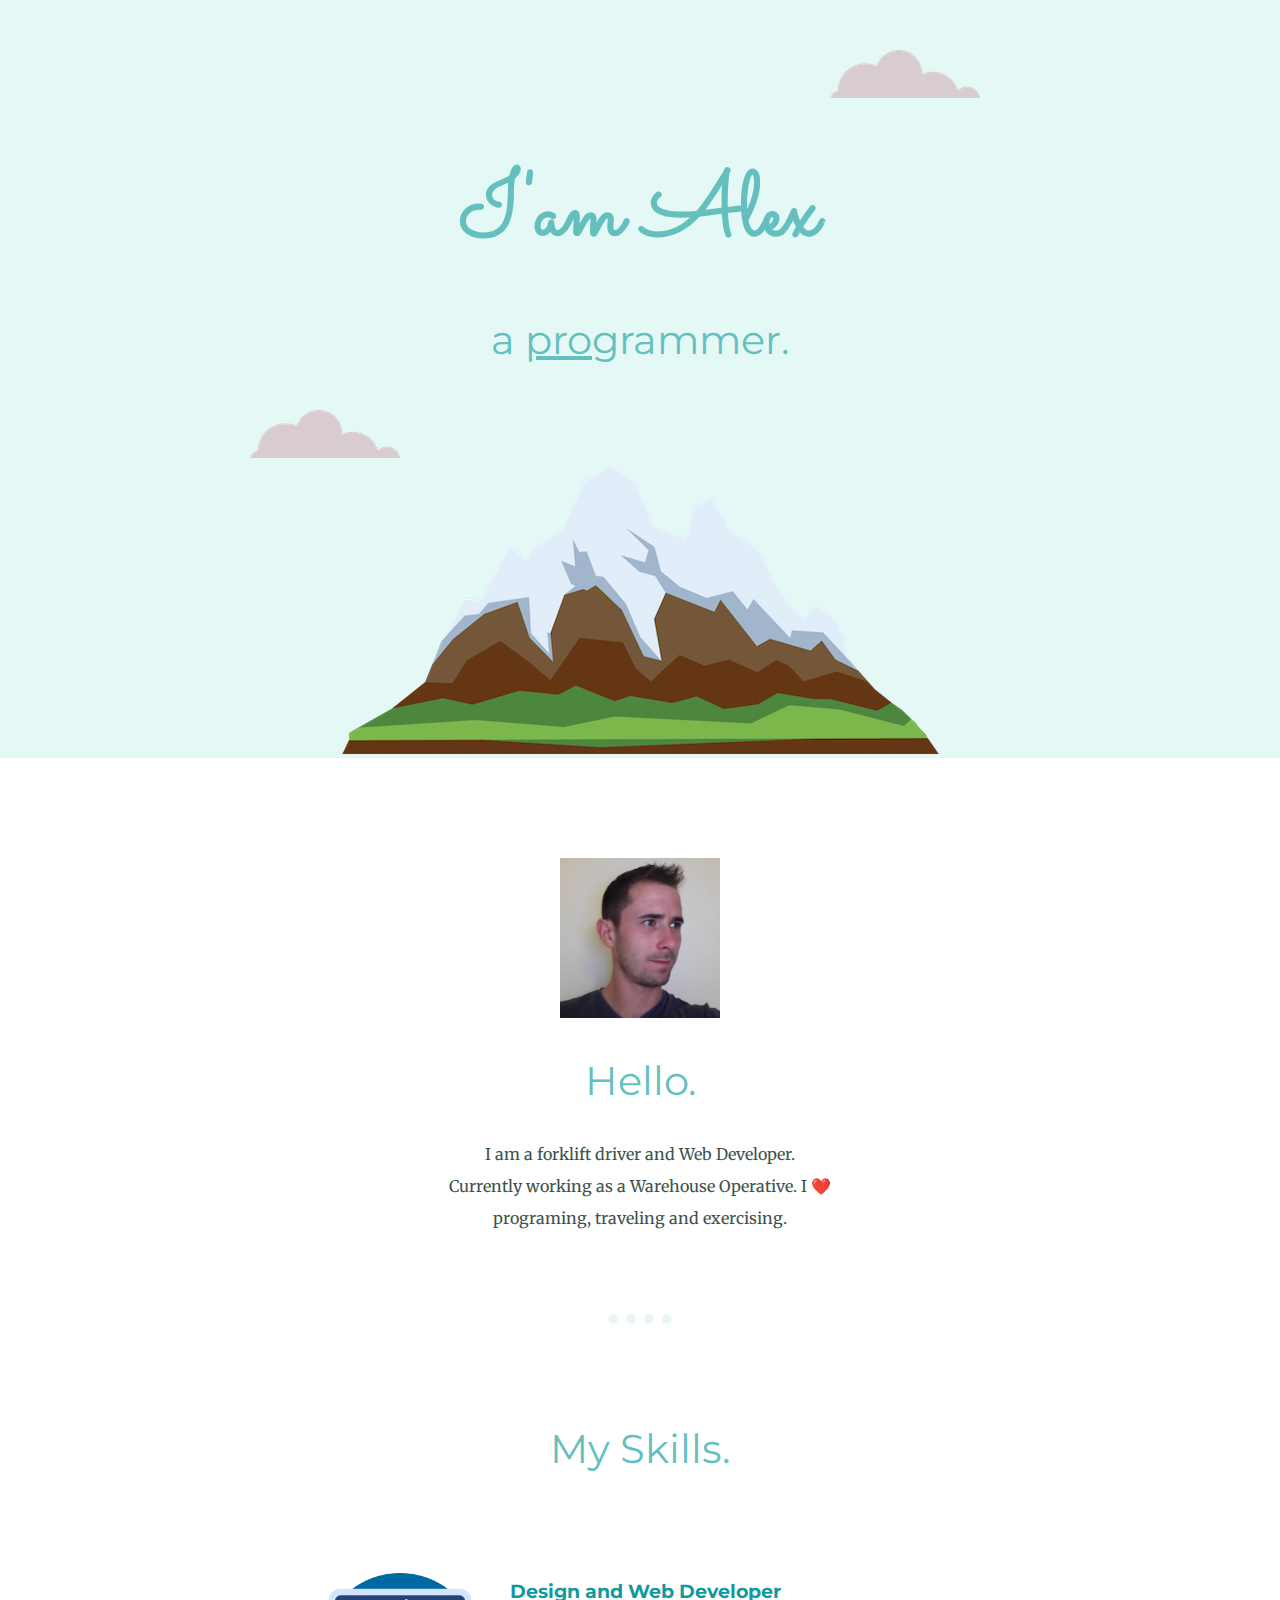
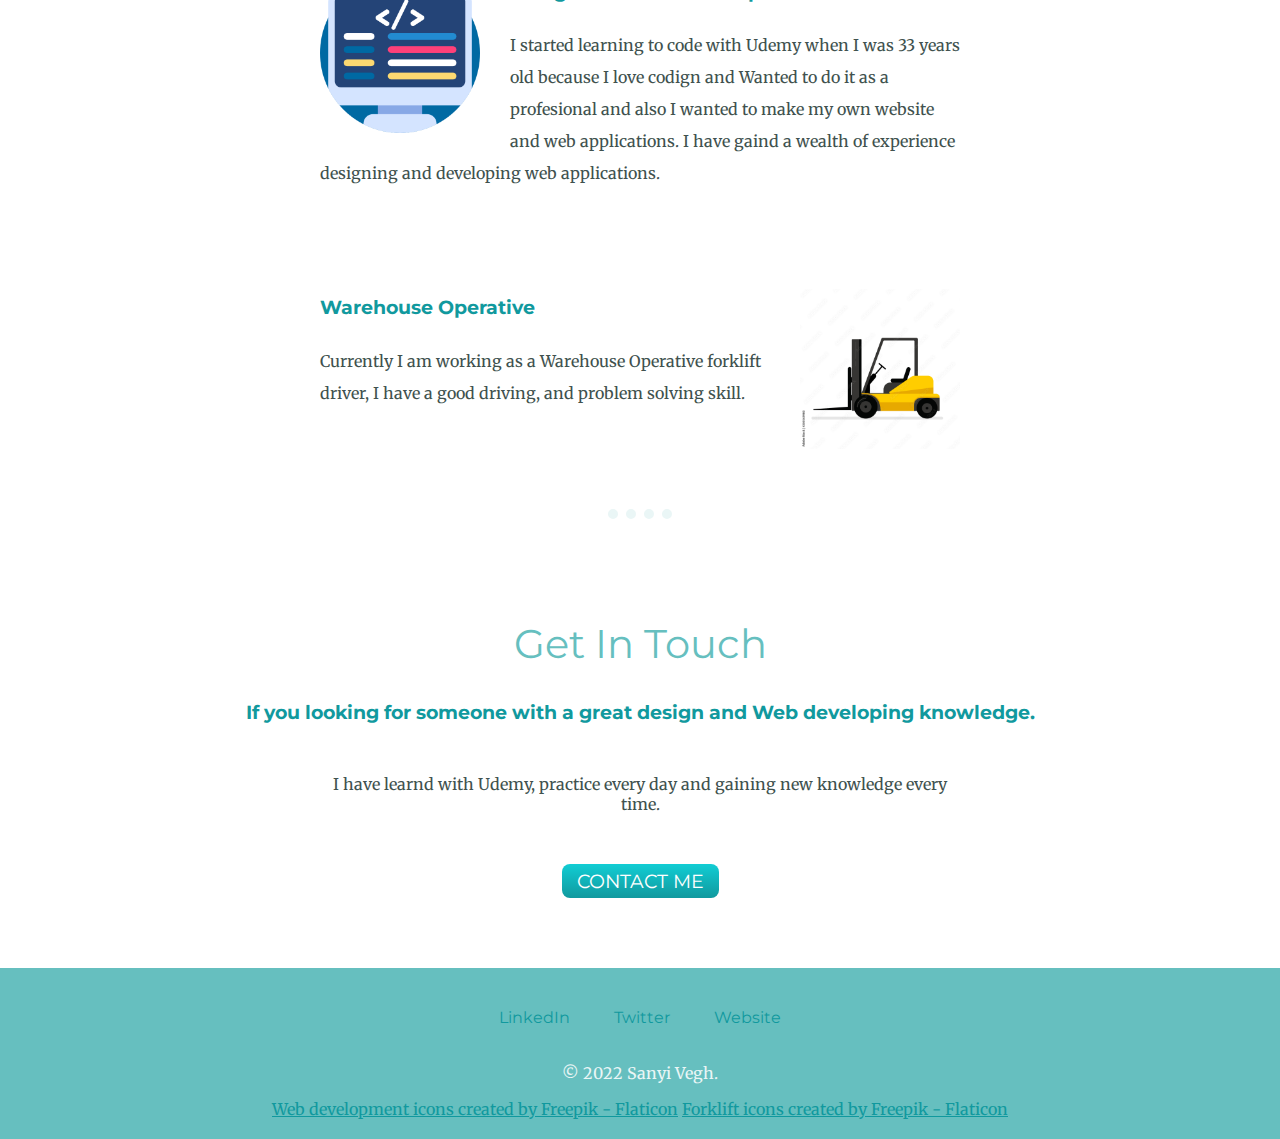
<file: index.html>
<!DOCTYPE html>
<html>

<head>
  <meta charset="utf-8">
  <title>Sandor Vegh</title>
  <link rel="stylesheet" type="text/css" href="css/styles.css">
  <link rel="icon" href="favicon.ico">
  <link rel="preconnect" href="https://fonts.googleapis.com">
  <link rel="preconnect" href="https://fonts.gstatic.com" crossorigin>
  <link href="https://fonts.googleapis.com/css2?family=Merriweather&family=Montserrat&family=Sacramento&display=swap" rel="stylesheet">
</head>

<body>
  <div class="top-container">
    <img class="top-cloud" src="images/cloud.png" alt="cloud-img">
    <h1>I&#39;am Alex</h1>
    <h2>a <span class="pro">pro</span>grammer.</h2>
    <img class="bottom-cloud" src="images/cloud.png" alt="cloud-img">
    <img src="images/mountain.png" alt="mountain-img">
  </div>
  <div class="middle-container">
    <div class="profile">
      <img class="profle-picture"src="images/Sanyi.jpg" alt="Profile picture">
      <h2>Hello.</h2>
      <p class="intruduction">I am a forklift driver and Web Developer. Currently working as a Warehouse Operative. I ❤️ programing, traveling and exercising.</p>
    </div>
    <hr>
    <div class="skills">
      <h2>My Skills.</h2>
      <div class="skill-row">
        <img class="first-skillimg" src="images/coding.png" alt="Web Design">
        <h3>Design and Web Developer</h3>
        <p>I started learning to code with Udemy when I was 33 years old because I love codign and Wanted to do it as a profesional and also I wanted to make my own website and web applications.
        I have gaind a wealth of experience designing and developing web applications.</p>
      </div>
      <div class="skill-row">
        <img class="second-skillimg" src="images/forklift.jpg" alt="forklift">
        <h3>Warehouse Operative</h3>
        <p>Currently I am working as a Warehouse Operative forklift driver, I have a good driving, and problem solving skill.</p>
      </div>
    </div>
    <hr>
    <div class="contact-me">
      <h2>Get In Touch</h2>
      <h3 class="contact">If you looking for someone with a great design and Web developing knowledge.</h3>
      <p>I have learnd with Udemy, practice every day and gaining new knowledge every time.</p>
      <a class="btn" href="mailto:sanyi881013@gmail.com">CONTACT ME</a>
    </div>
  </div>


  <div class="bottom-container">
    <a class="footer-link" href="https://www.linkedin.com/">LinkedIn</a>
    <a class="footer-link" href="https://twitter.com/">Twitter</a>
    <a class="footer-link" href="https://www.appbrewery.co/">Website</a>
    <p>© 2022 Sanyi Vegh.</p>
    <a href="https://www.flaticon.com/free-icons/web-development" title="web development icons">Web development icons created by Freepik - Flaticon</a>
    <a href="https://www.flaticon.com/free-icons/forklift" title="forklift icons">Forklift icons created by Freepik - Flaticon</a>
  </div>
</body>

</html>
</file>
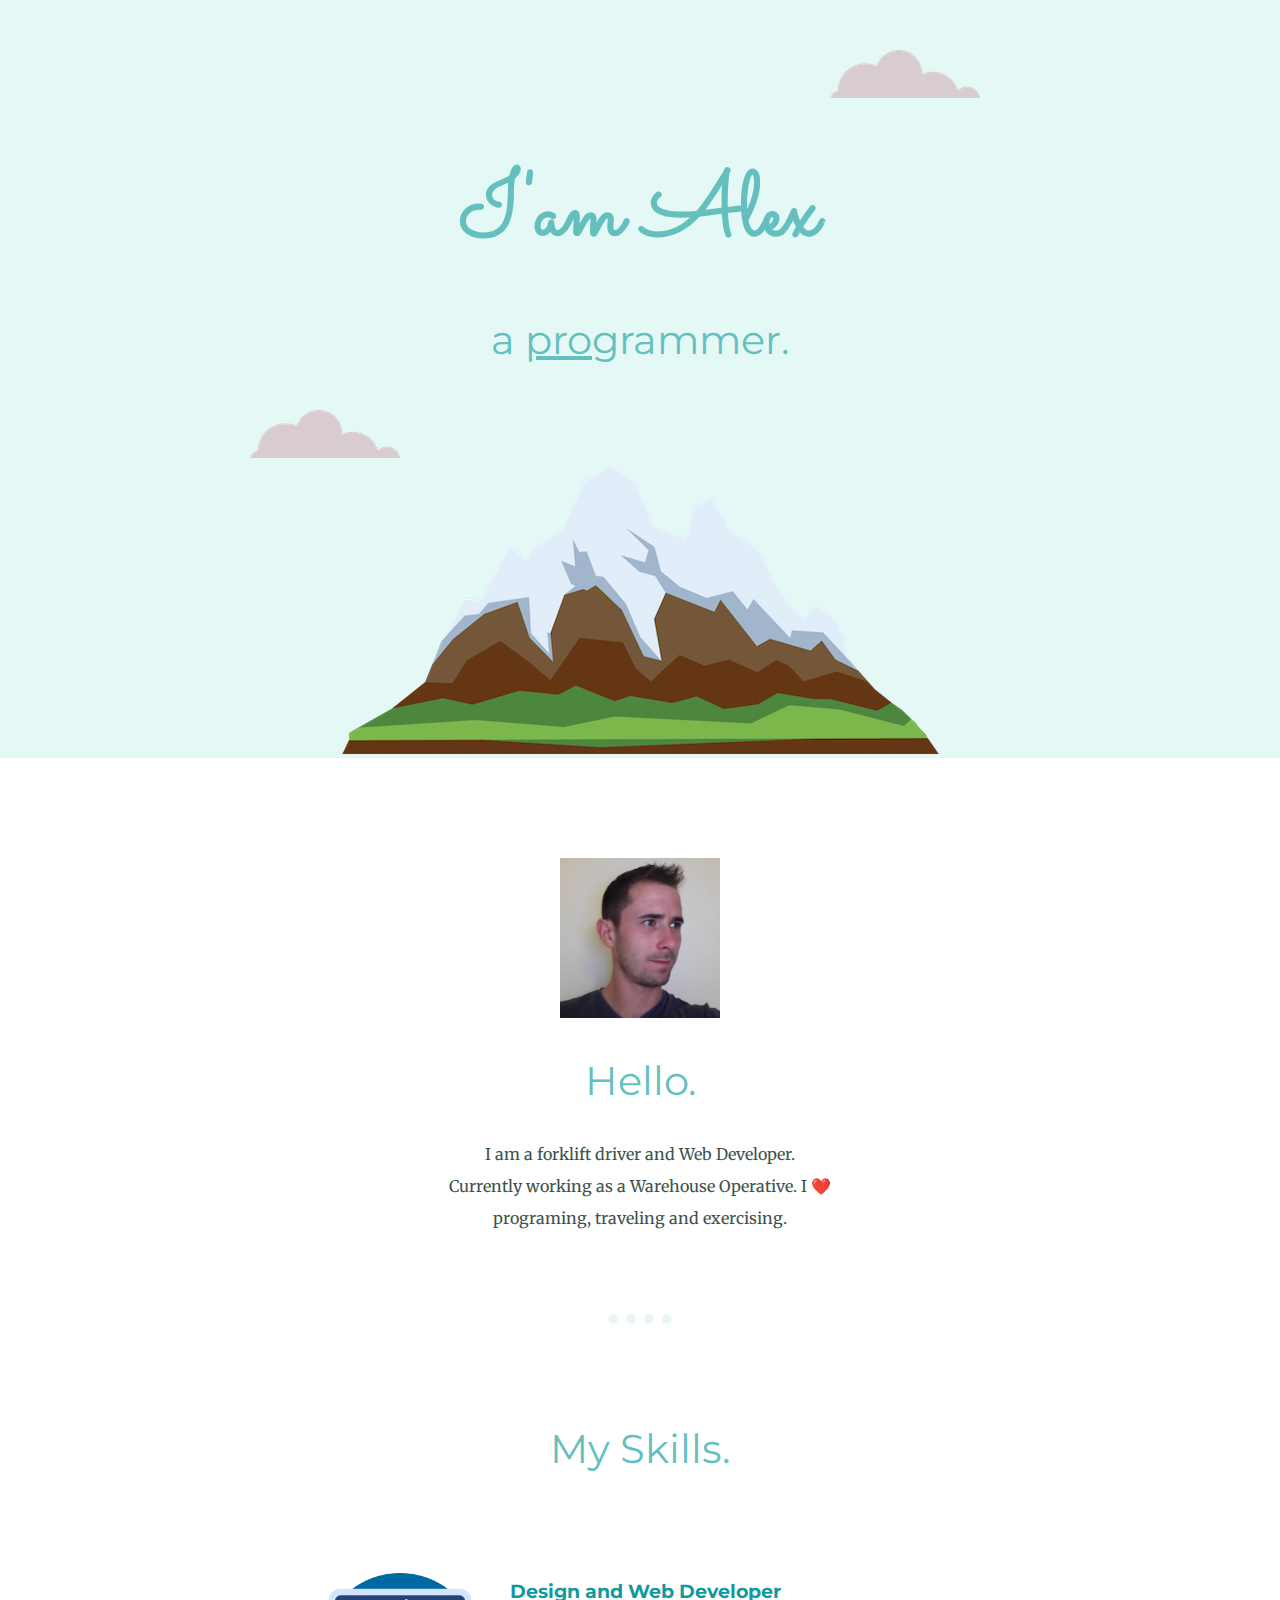
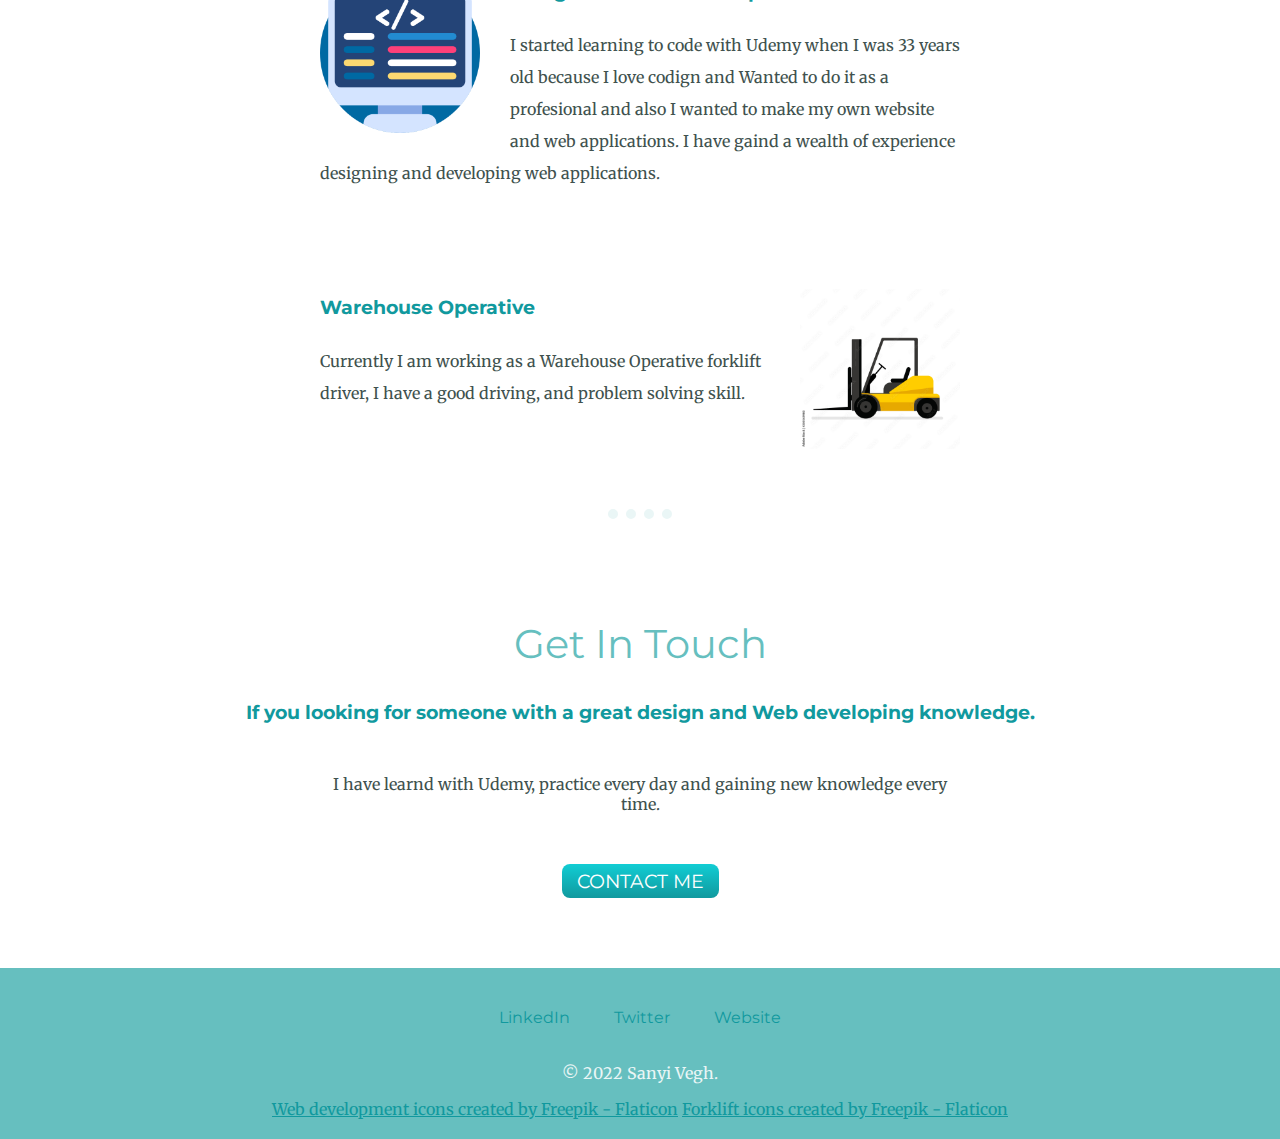
<file: Index.html>
<!DOCTYPE html>
<html>

<head>
  <meta charset="utf-8">
  <title>Sandor Vegh</title>
  <link rel="stylesheet" type="text/css" href="/css/styles.css">
  <link rel="icon" href="favicon.ico">
  <link rel="preconnect" href="https://fonts.googleapis.com">
  <link rel="preconnect" href="https://fonts.gstatic.com" crossorigin>
  <link href="https://fonts.googleapis.com/css2?family=Merriweather&family=Montserrat&family=Sacramento&display=swap" rel="stylesheet">
</head>

<body>
  <div class="top-container">
    <img class="top-cloud" src="/images/cloud.png" alt="cloud-img">
    <h1>I&#39;am Alex</h1>
    <h2>a <span class="pro">pro</span>grammer.</h2>
    <img class="bottom-cloud" src="/images/cloud.png" alt="cloud-img">
    <img src="/images/mountain.png" alt="mountain-img">
  </div>
  <div class="middle-container">
    <div class="profile">
      <img class="profle-picture"src="/images/Sanyi.jpg" alt="Profile picture">
      <h2>Hello.</h2>
      <p class="intruduction">I am a forklift driver and Web Developer. Currently working as a Warehouse Operative. I ❤️ programing, traveling and exercising.</p>
    </div>
    <hr>
    <div class="skills">
      <h2>My Skills.</h2>
      <div class="skill-row">
        <img class="first-skillimg" src="/images/coding.png" alt="Web Design">
        <h3>Design and Web Developer</h3>
        <p>I started learning to code with Udemy when I was 33 years old because I love codign and Wanted to do it as a profesional and also I wanted to make my own website and web applications.
        I have gaind a wealth of experience designing and developing web applications.</p>
      </div>
      <div class="skill-row">
        <img class="second-skillimg" src="/images/forklift.jpg" alt="forklift">
        <h3>Warehouse Operative</h3>
        <p>Currently I am working as a Warehouse Operative forklift driver, I have a good driving, and problem solving skill.</p>
      </div>
    </div>
    <hr>
    <div class="contact-me">
      <h2>Get In Touch</h2>
      <h3 class="contact">If you looking for someone with a great design and Web developing knowledge.</h3>
      <p>I have learnd with Udemy, practice every day and gaining new knowledge every time.</p>
      <a class="btn" href="mailto:sanyi881013@gmail.com">CONTACT ME</a>
    </div>
  </div>


  <div class="bottom-container">
    <a class="footer-link" href="https://www.linkedin.com/">LinkedIn</a>
    <a class="footer-link" href="https://twitter.com/">Twitter</a>
    <a class="footer-link" href="https://www.appbrewery.co/">Website</a>
    <p>© 2022 Sanyi Vegh.</p>
    <a href="https://www.flaticon.com/free-icons/web-development" title="web development icons">Web development icons created by Freepik - Flaticon</a>
    <a href="https://www.flaticon.com/free-icons/forklift" title="forklift icons">Forklift icons created by Freepik - Flaticon</a>
  </div>
</body>

</html>
</file>
<file: css/styles.css>
body {
  color: #40514E;
  margin: 0;
  text-align: center;
  font-family: 'Merriweather', serif;
}

h1 {
  font-size: 5.625rem;
  margin: 50px auto 0 auto;
  font-family: 'Sacramento', cursive;
  color: #66BFBF;
}

h2 {
  font-family: 'Montserrat', sans-serif;
  font-size: 2.5rem;
  color: #66BFBF;
  font-weight: normal;
}

h3 {
  font-family: 'Montserrat', sans-serif;
  color: #11999E;
}

a {
  color: #11999E;
}
a:hover {
  color: #EAF6F6;
}

hr {
  border-style: dotted none none none;
  border-width: 10px;
  width: 5%;
  color: #EAF6F6;
  margin: auto auto 100px auto;
}

.btn {
  background: linear-gradient(#11cdd4, #11999e);
  color: white;
  text-decoration: none;
  border-radius: 8px;
  padding: 5px 15px 5px 15px;
  font-family: 'Montserrat', sans-serif;
  font-size: 1.20rem;
  margin: 50px auto 50px auto;
  display: inline-block;
}

.btn:hover {
  background: linear-gradient(#30e3cb, #2bc4ad);
}
.contact {
  margin: auto auto 50px auto;
}

.contact-me p {
  width: 50%;
  margin: auto;
}

.footer-link {
  display: inline-block;
  color: #11999E;
  margin: 20px;
  font-family: 'Montserrat', sans-serif;
  text-decoration: none;
}

.pro {
  text-decoration: underline;
}

.intruduction{
width: 30%;
margin: auto auto 80px auto;
line-height: 2;
}

.profle-picture {
  width: 12.5%;
}

.first-skillimg {
  width: 25%;
  float: left;
  margin-right: 30px;
}

.second-skillimg {
  width: 25%;
  float: right;
  margin-left: 30px;
}

.top-container {
  position: relative;
  background-color: #E4F9F5;
  padding-top: 100px;
}

.middle-container {
  margin: 100px auto 20px auto;
}

.bottom-container {
  background: #66BFBF;
  padding: 20px;
}

.bottom-container p {
  color: #EAF6F6;
}
.skill-row {
  width: 50%;
  margin: 100px auto 100px auto;
  text-align: left;
  line-height: 2;
}

.top-cloud {
  position: absolute;
  right: 300px;
  top: 50px;
}

.bottom-cloud {
  position: absolute;
  left: 250px;
  bottom: 300px;
}
</file>
